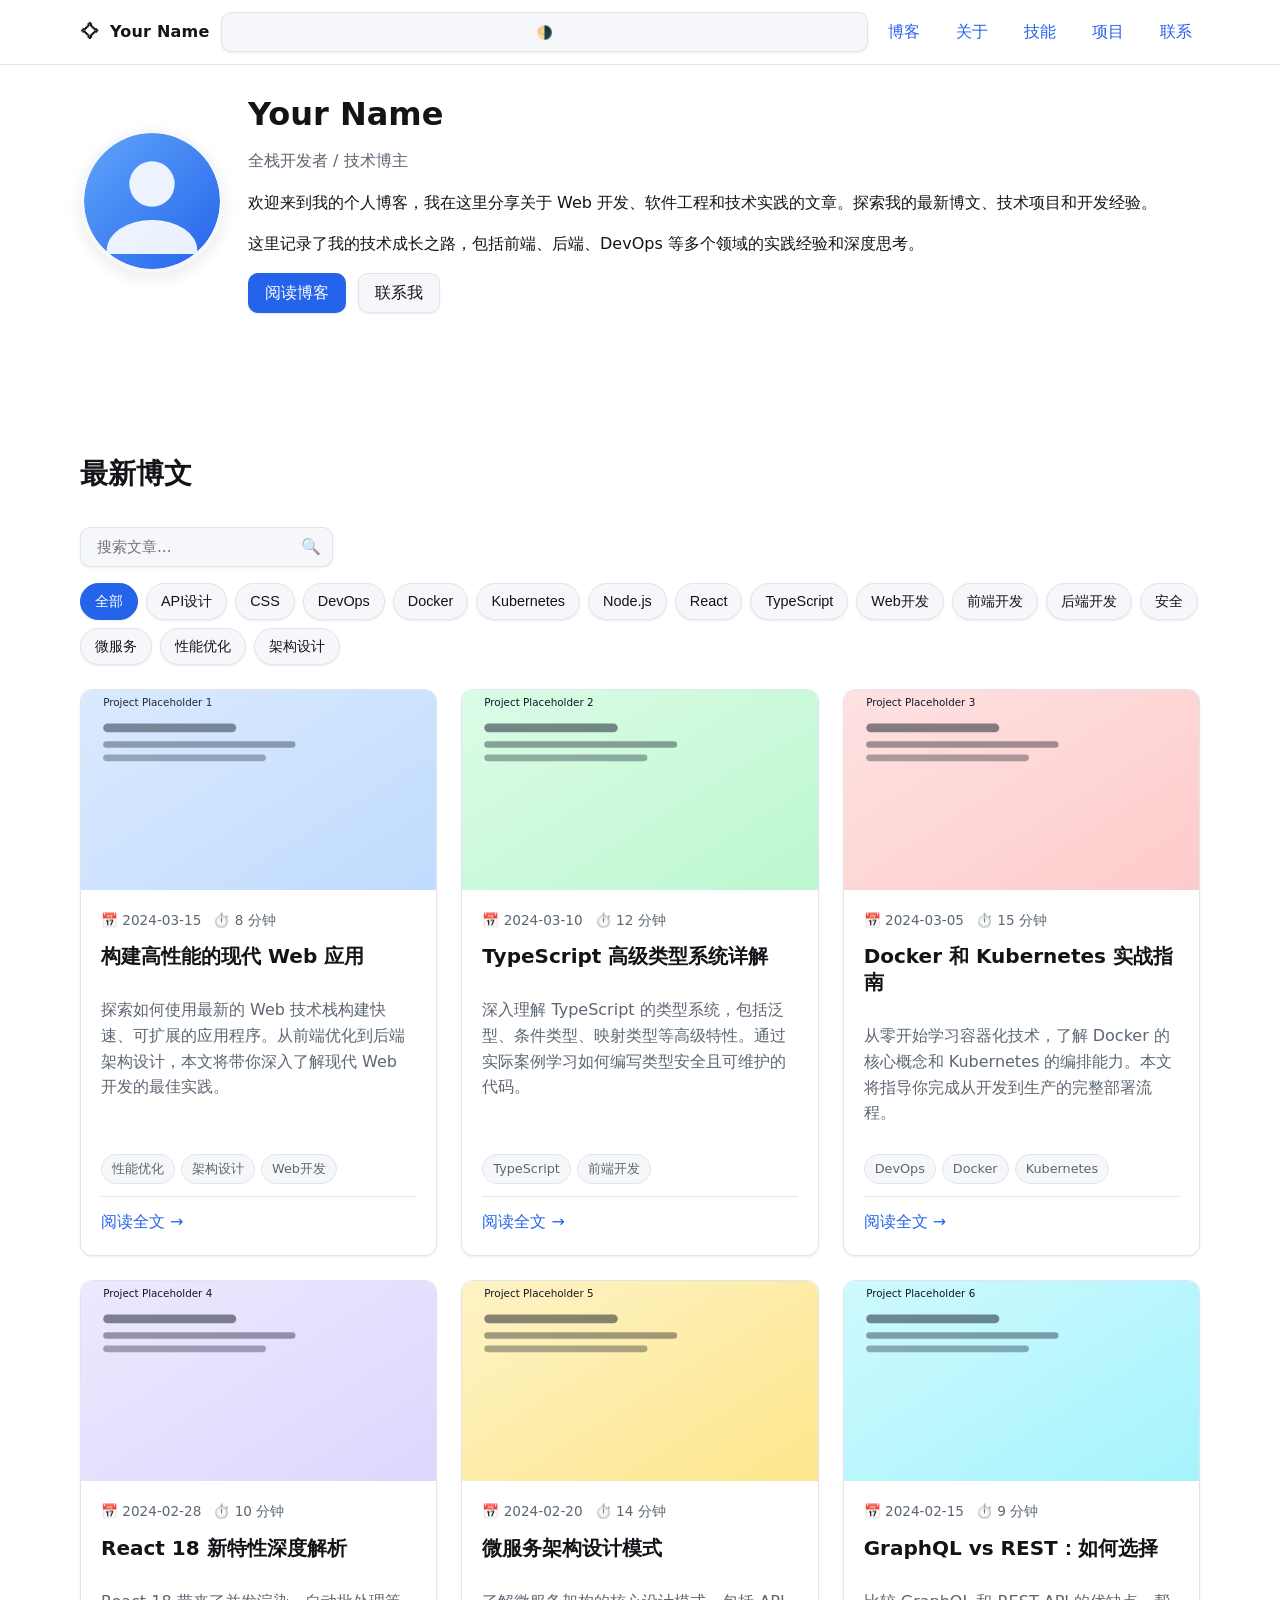
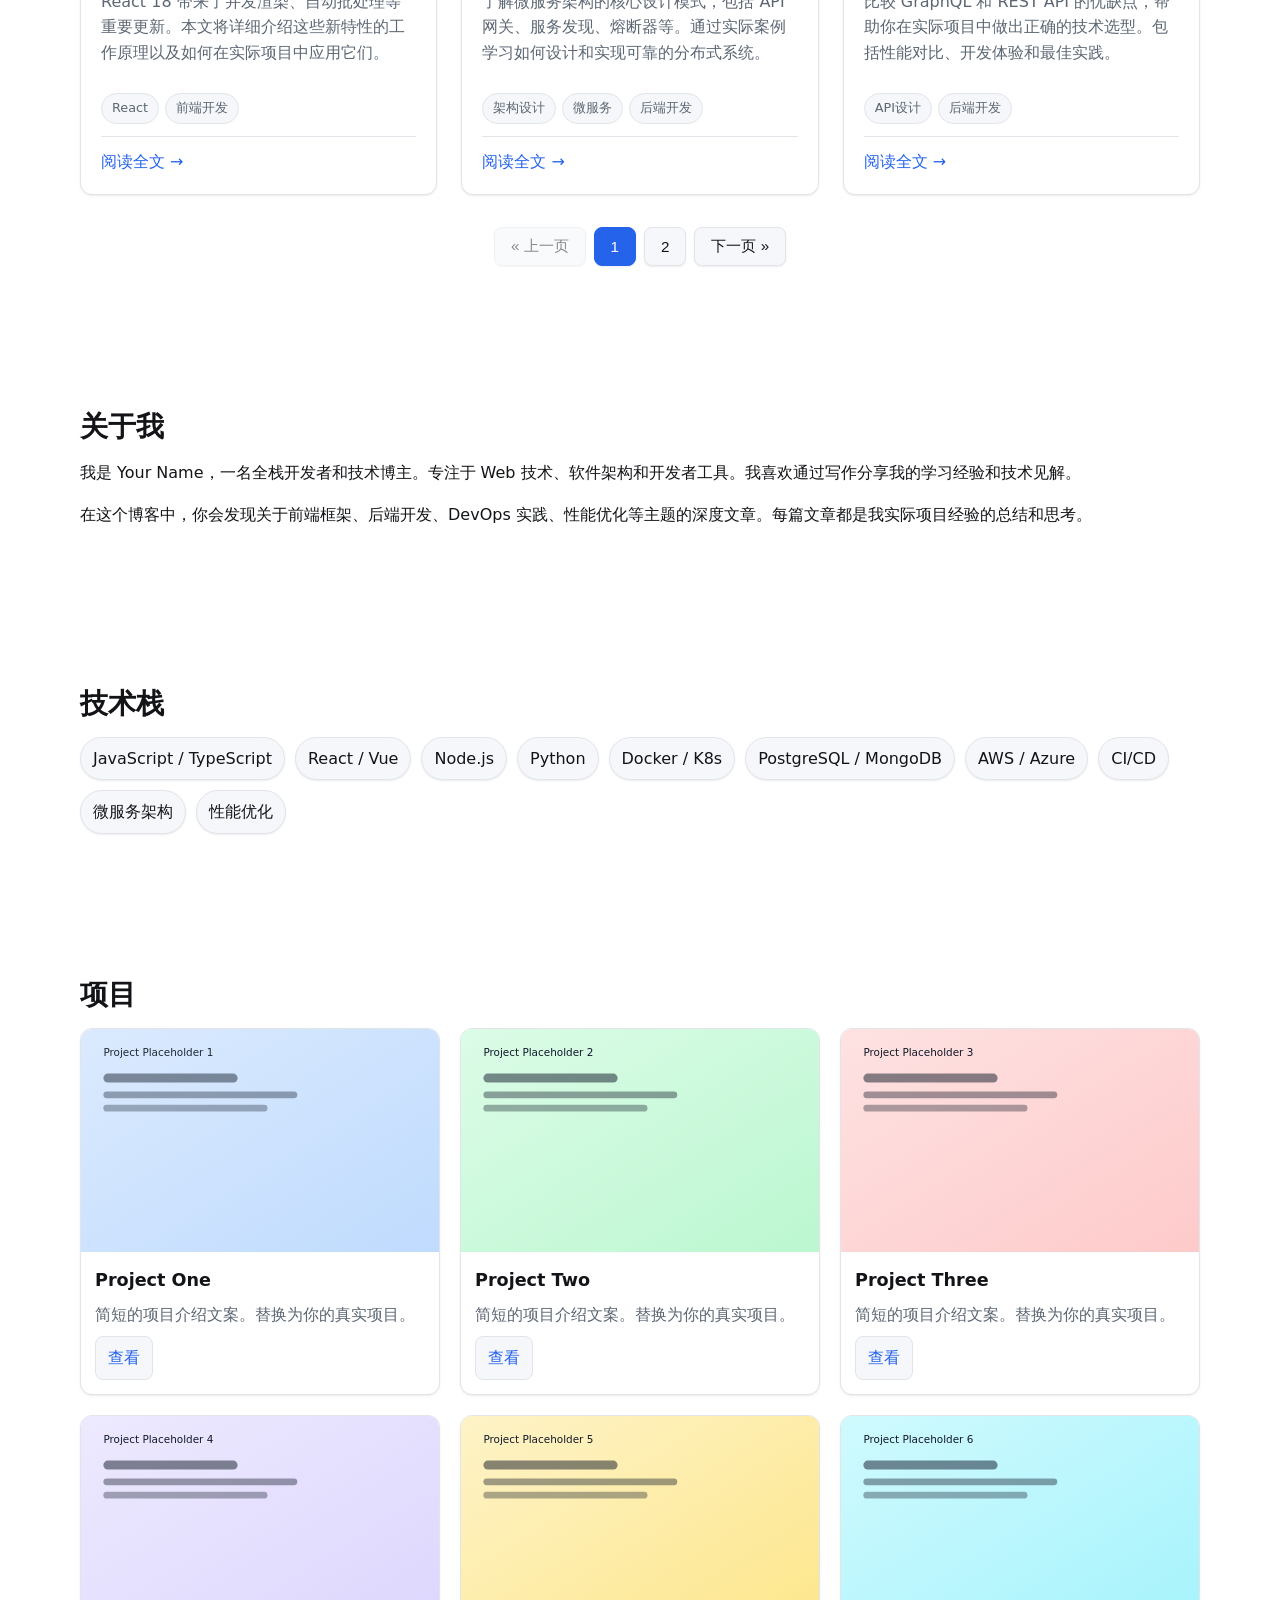
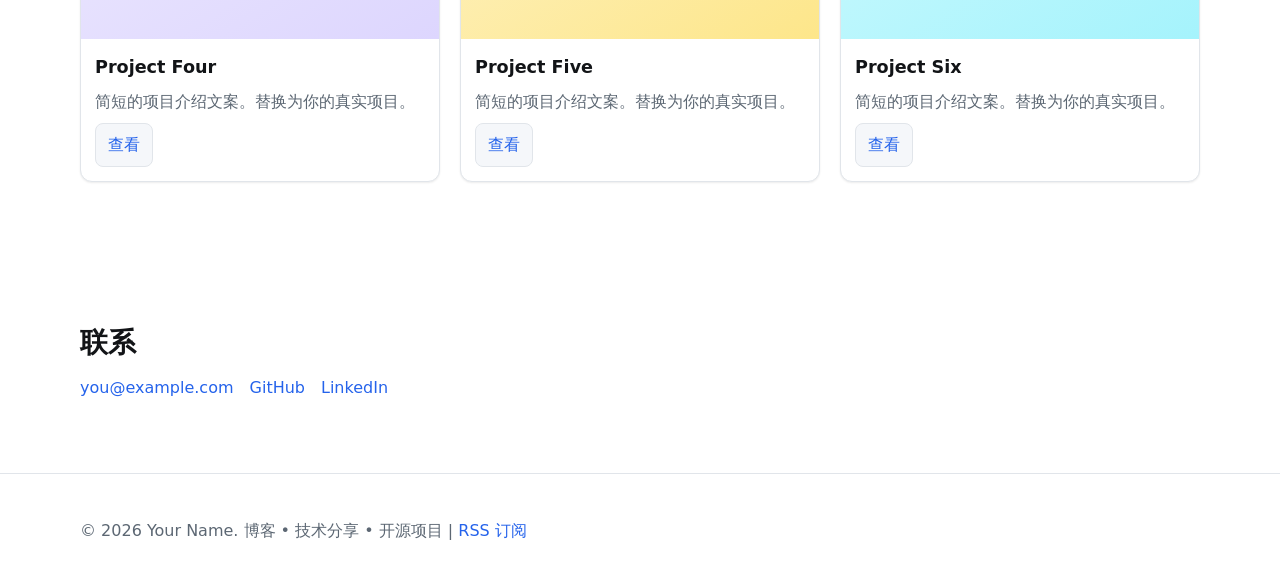
<file: index.html>
<!doctype html>
<html lang="zh-CN" data-theme="system">
<head>
  <meta charset="utf-8">
  <meta name="viewport" content="width=device-width, initial-scale=1">
  <title>Your Name — 博客 & 开发者</title>
  <meta name="description" content="Your Name 的个人博客，分享技术文章、开发经验和项目实践。">
  <link rel="canonical" href="https://asaiw.github.io/">
  <link rel="alternate" type="application/rss+xml" title="博客订阅" href="/feed.xml">

  <!-- Open Graph -->
  <meta property="og:type" content="website">
  <meta property="og:title" content="Your Name — 博客 & 开发者">
  <meta property="og:description" content="分享技术文章、开发经验和项目实践">
  <meta property="og:url" content="https://asaiw.github.io/">
  <meta property="og:image" content="assets/og-image.png">

  <!-- Twitter Card -->
  <meta name="twitter:card" content="summary_large_image">
  <meta name="twitter:title" content="Your Name — 博客 & 开发者">
  <meta name="twitter:description" content="分享技术文章、开发经验和项目实践">
  <meta name="twitter:image" content="assets/og-image.png">

  <!-- Icons -->
  <link rel="icon" href="assets/favicon.svg" type="image/svg+xml">
  <link rel="alternate icon" href="/favicon.ico" type="image/x-icon">

  <link rel="stylesheet" href="styles.css">
</head>
<body>
  <a class="skip-link" href="#main-content">跳到主内容</a>

  <header class="site-header" role="banner">
    <div class="container header-inner">
      <a class="site-brand" href="#hero" aria-label="Go to home">
        <span class="logo" aria-hidden="true">⟡</span>
        <span class="brand-text">Your Name</span>
      </a>

      <button id="theme-toggle" class="icon-button" aria-label="Toggle color theme" aria-pressed="false" title="切换主题">
        <span class="icon" aria-hidden="true">🌗</span>
      </button>

      <button id="nav-toggle" class="icon-button nav-toggle" aria-label="Toggle navigation" aria-controls="primary-nav" aria-expanded="false">
        <span class="icon" aria-hidden="true">☰</span>
      </button>

      <nav id="primary-nav" class="site-nav" aria-label="Primary">
        <ul>
          <li><a href="#blog">博客</a></li>
          <li><a href="#about">关于</a></li>
          <li><a href="#skills">技能</a></li>
          <li><a href="#projects">项目</a></li>
          <li><a href="#contact">联系</a></li>
        </ul>
      </nav>
    </div>
  </header>

  <main id="main-content" tabindex="-1">
    <!-- Hero -->
    <section id="hero" class="section hero reveal" aria-labelledby="hero-title">
      <div class="container hero-inner">
        <img class="avatar" src="assets/avatar-placeholder.svg" alt="Your Name avatar placeholder" width="144" height="144" loading="eager" decoding="async">
        <div class="hero-text">
          <h1 id="hero-title">Your Name</h1>
          <p class="tagline">全栈开发者 / 技术博主</p>
          <p>欢迎来到我的个人博客，我在这里分享关于 Web 开发、软件工程和技术实践的文章。探索我的最新博文、技术项目和开发经验。</p>
          <p>这里记录了我的技术成长之路，包括前端、后端、DevOps 等多个领域的实践经验和深度思考。</p>
          <div class="hero-cta">
            <a class="button primary" href="#blog">阅读博客</a>
            <a class="button" href="#contact">联系我</a>
          </div>
        </div>
      </div>
    </section>

    <!-- Blog -->
    <section id="blog" class="section reveal" aria-labelledby="blog-title">
      <div class="container">
        <div class="section-header">
          <h2 id="blog-title">最新博文</h2>
          <div class="blog-controls">
            <div class="search-box">
              <input type="search" id="blog-search" placeholder="搜索文章..." aria-label="搜索博客文章">
              <span class="search-icon" aria-hidden="true">🔍</span>
            </div>
            <div class="filter-tags" id="filter-tags">
              <button class="tag-filter active" data-tag="all">全部</button>
            </div>
          </div>
        </div>
        <div id="blog-posts" class="blog-grid">
          <!-- Blog posts will be dynamically inserted here by JavaScript -->
        </div>
        <div id="blog-pagination" class="pagination">
          <!-- Pagination will be dynamically inserted here -->
        </div>
      </div>
    </section>

    <!-- About -->
    <section id="about" class="section reveal" aria-labelledby="about-title">
      <div class="container">
        <h2 id="about-title">关于我</h2>
        <p>我是 Your Name，一名全栈开发者和技术博主。专注于 Web 技术、软件架构和开发者工具。我喜欢通过写作分享我的学习经验和技术见解。</p>
        <p>在这个博客中，你会发现关于前端框架、后端开发、DevOps 实践、性能优化等主题的深度文章。每篇文章都是我实际项目经验的总结和思考。</p>
      </div>
    </section>

    <!-- Skills -->
    <section id="skills" class="section reveal" aria-labelledby="skills-title">
      <div class="container">
        <h2 id="skills-title">技术栈</h2>
        <ul class="badge-list" role="list">
          <li class="badge">JavaScript / TypeScript</li>
          <li class="badge">React / Vue</li>
          <li class="badge">Node.js</li>
          <li class="badge">Python</li>
          <li class="badge">Docker / K8s</li>
          <li class="badge">PostgreSQL / MongoDB</li>
          <li class="badge">AWS / Azure</li>
          <li class="badge">CI/CD</li>
          <li class="badge">微服务架构</li>
          <li class="badge">性能优化</li>
        </ul>
      </div>
    </section>

    <!-- Projects -->
    <section id="projects" class="section reveal" aria-labelledby="projects-title">
      <div class="container">
        <h2 id="projects-title">项目</h2>
        <div class="projects-grid">
          <article class="card" aria-labelledby="proj1-title">
            <a href="#" class="card-media" aria-label="Project 1 placeholder">
              <img src="assets/project-placeholder-1.svg" alt="Project cover placeholder 1" width="480" height="300" loading="lazy" decoding="async">
            </a>
            <div class="card-body">
              <h3 id="proj1-title">Project One</h3>
              <p>简短的项目介绍文案。替换为你的真实项目。</p>
              <a class="card-link" href="#" aria-label="Open Project One (placeholder)">查看</a>
            </div>
          </article>
          <article class="card" aria-labelledby="proj2-title">
            <a href="#" class="card-media" aria-label="Project 2 placeholder">
              <img src="assets/project-placeholder-2.svg" alt="Project cover placeholder 2" width="480" height="300" loading="lazy" decoding="async">
            </a>
            <div class="card-body">
              <h3 id="proj2-title">Project Two</h3>
              <p>简短的项目介绍文案。替换为你的真实项目。</p>
              <a class="card-link" href="#" aria-label="Open Project Two (placeholder)">查看</a>
            </div>
          </article>
          <article class="card" aria-labelledby="proj3-title">
            <a href="#" class="card-media" aria-label="Project 3 placeholder">
              <img src="assets/project-placeholder-3.svg" alt="Project cover placeholder 3" width="480" height="300" loading="lazy" decoding="async">
            </a>
            <div class="card-body">
              <h3 id="proj3-title">Project Three</h3>
              <p>简短的项目介绍文案。替换为你的真实项目。</p>
              <a class="card-link" href="#" aria-label="Open Project Three (placeholder)">查看</a>
            </div>
          </article>
          <article class="card" aria-labelledby="proj4-title">
            <a href="#" class="card-media" aria-label="Project 4 placeholder">
              <img src="assets/project-placeholder-4.svg" alt="Project cover placeholder 4" width="480" height="300" loading="lazy" decoding="async">
            </a>
            <div class="card-body">
              <h3 id="proj4-title">Project Four</h3>
              <p>简短的项目介绍文案。替换为你的真实项目。</p>
              <a class="card-link" href="#" aria-label="Open Project Four (placeholder)">查看</a>
            </div>
          </article>
          <article class="card" aria-labelledby="proj5-title">
            <a href="#" class="card-media" aria-label="Project 5 placeholder">
              <img src="assets/project-placeholder-5.svg" alt="Project cover placeholder 5" width="480" height="300" loading="lazy" decoding="async">
            </a>
            <div class="card-body">
              <h3 id="proj5-title">Project Five</h3>
              <p>简短的项目介绍文案。替换为你的真实项目。</p>
              <a class="card-link" href="#" aria-label="Open Project Five (placeholder)">查看</a>
            </div>
          </article>
          <article class="card" aria-labelledby="proj6-title">
            <a href="#" class="card-media" aria-label="Project 6 placeholder">
              <img src="assets/project-placeholder-6.svg" alt="Project cover placeholder 6" width="480" height="300" loading="lazy" decoding="async">
            </a>
            <div class="card-body">
              <h3 id="proj6-title">Project Six</h3>
              <p>简短的项目介绍文案。替换为你的真实项目。</p>
              <a class="card-link" href="#" aria-label="Open Project Six (placeholder)">查看</a>
            </div>
          </article>
        </div>
      </div>
    </section>

    <!-- Contact -->
    <section id="contact" class="section reveal" aria-labelledby="contact-title">
      <div class="container">
        <h2 id="contact-title">联系</h2>
        <ul class="contact-list">
          <li><a href="mailto:you@example.com">you@example.com</a></li>
          <li><a href="https://github.com/your" target="_blank" rel="noopener">GitHub</a></li>
          <li><a href="https://www.linkedin.com/in/your" target="_blank" rel="noopener">LinkedIn</a></li>
        </ul>
      </div>
    </section>
  </main>

  <footer class="site-footer" role="contentinfo">
    <div class="container">
      <p>© <span id="year"></span> Your Name. 博客 • 技术分享 • 开源项目 | <a href="/feed.xml" target="_blank">RSS 订阅</a></p>
    </div>
  </footer>

  <!-- Structured Data -->
  <script type="application/ld+json">
  {
    "@context": "https://schema.org",
    "@graph": [
      {
        "@type": "Person",
        "name": "Your Name",
        "url": "https://asaiw.github.io/",
        "image": "https://asaiw.github.io/assets/avatar-placeholder.svg",
        "email": "mailto:you@example.com",
        "jobTitle": "全栈开发者 / 技术博主",
        "sameAs": [
          "https://github.com/your",
          "https://www.linkedin.com/in/your"
        ]
      },
      {
        "@type": "WebSite",
        "name": "Your Name — Personal Site",
        "url": "https://asaiw.github.io/",
        "inLanguage": "zh-CN"
      }
    ]
  }
  </script>

  <script src="script.js" defer></script>
</body>
</html>
</file>
<file: styles.css>
/* System font stack for performance */
:root {
  --font-sans: system-ui, -apple-system, Segoe UI, Roboto, Helvetica, Arial, Noto Sans, "Apple Color Emoji", "Segoe UI Emoji", "Segoe UI Symbol";

  /* Color scheme (light) */
  --color-bg: #ffffff;
  --color-text: #121417;
  --color-muted: #5c6773;
  --color-surface: #f5f7fa;
  --color-border: #e1e5ea;
  --color-accent: #2563eb; /* blue-600 */
  --color-accent-contrast: #ffffff;
  --shadow-sm: 0 1px 2px rgba(0,0,0,0.08);
  --shadow-md: 0 6px 16px rgba(0,0,0,0.08);
  --radius: 12px;
  --container: 1120px;
  --focus: 2px solid #f59e0b; /* amber-500 */
  --transition: 220ms cubic-bezier(.2,.7,.1,1);
}

/* Dark theme variables */
[data-theme="dark"],
:root[data-theme="system-dark"] {
  --color-bg: #0b0f14;
  --color-text: #e6edf3;
  --color-muted: #aab8c5;
  --color-surface: #111827;
  --color-border: #243244;
  --color-accent: #60a5fa; /* blue-400 */
  --color-accent-contrast: #0b0f14;
  --shadow-sm: 0 1px 2px rgba(0,0,0,0.4);
  --shadow-md: 0 8px 24px rgba(0,0,0,0.4);
  --focus: 2px solid #f59e0b;
}

/* Respect system preference initially when data-theme=system */
@media (prefers-color-scheme: dark) {
  :root[data-theme="system"] {
    --color-bg: #0b0f14;
    --color-text: #e6edf3;
    --color-muted: #aab8c5;
    --color-surface: #111827;
    --color-border: #243244;
    --color-accent: #60a5fa;
    --color-accent-contrast: #0b0f14;
    --shadow-sm: 0 1px 2px rgba(0,0,0,0.4);
    --shadow-md: 0 8px 24px rgba(0,0,0,0.4);
    --focus: 2px solid #f59e0b;
  }
}

/* Base reset */
* { box-sizing: border-box; }
html {
  scroll-behavior: smooth;
}
@media (prefers-reduced-motion: reduce) {
  html { scroll-behavior: auto; }
  * { animation: none !important; transition: none !important; }
}
body {
  margin: 0;
  font-family: var(--font-sans);
  color: var(--color-text);
  background: var(--color-bg);
  line-height: 1.6;
}
img { max-width: 100%; height: auto; display: block; }
a { color: var(--color-accent); text-decoration: none; }
a:hover, a:focus { text-decoration: underline; }

/* Skip link */
.skip-link {
  position: absolute;
  top: -40px;
  left: 0;
  background: var(--color-accent);
  color: var(--color-accent-contrast);
  padding: 8px 12px;
  border-radius: 0 0 6px 0;
  outline: none;
}
.skip-link:focus { top: 0; transition: top var(--transition); }

/* Containers */
.container { width: min(100% - 32px, var(--container)); margin-inline: auto; }
.section { padding: 72px 0; }
.section h2 { font-size: 1.75rem; line-height: 1.2; margin: 0 0 16px; }

/* Header */
.site-header {
  position: sticky; top: 0; z-index: 1000;
  background: var(--color-bg);
  border-bottom: 1px solid var(--color-border);
  backdrop-filter: saturate(180%) blur(8px);
}
.header-inner { display: grid; grid-template-columns: auto 1fr auto; align-items: center; gap: 12px; min-height: 64px; }
.site-brand { display: inline-flex; align-items: center; gap: 10px; font-weight: 700; color: inherit; }
.site-brand .logo { font-size: 20px; }
.brand-text { letter-spacing: .2px; }

/* Nav */
.site-nav ul { list-style: none; display: flex; gap: 20px; padding: 0; margin: 0; }
.site-nav a { padding: 10px 8px; border-radius: 8px; }
.site-nav a:focus-visible { outline: var(--focus); outline-offset: 2px; }

.icon-button { appearance: none; display: inline-flex; align-items: center; justify-content: center; gap: 8px; height: 40px; padding: 0 10px; border-radius: 10px; border: 1px solid var(--color-border); background: var(--color-surface); color: inherit; box-shadow: var(--shadow-sm); cursor: pointer; }
.icon-button:hover, .icon-button:focus-visible { border-color: var(--color-accent); }
.nav-toggle { display: none; }

/* Hero */
.hero { padding-top: 24px; }
.hero-inner { display: grid; grid-template-columns: 144px 1fr; gap: 24px; align-items: center; }
.avatar { border-radius: 50%; box-shadow: var(--shadow-md); border: 4px solid var(--color-surface); background: var(--color-surface); }
.hero-text h1 { font-size: 2rem; margin: 0 0 8px; }
.tagline { color: var(--color-muted); margin: 0 0 16px; }
.hero-cta { display: flex; gap: 12px; flex-wrap: wrap; margin-top: 10px; }
.button { display: inline-flex; align-items: center; justify-content: center; height: 40px; padding: 0 16px; border-radius: 10px; border: 1px solid var(--color-border); background: var(--color-surface); color: inherit; box-shadow: var(--shadow-sm); }
.button.primary { background: var(--color-accent); color: var(--color-accent-contrast); border-color: transparent; }
.button:focus-visible { outline: var(--focus); outline-offset: 2px; }

/* Badges */
.badge-list { display: flex; flex-wrap: wrap; gap: 10px; padding: 0; margin: 12px 0 0; }
.badge { list-style: none; background: var(--color-surface); color: inherit; border: 1px solid var(--color-border); padding: 8px 12px; border-radius: 999px; box-shadow: var(--shadow-sm); }

/* Cards Grid */
.projects-grid { display: grid; grid-template-columns: repeat(3, 1fr); gap: 20px; margin-top: 12px; }
.card { display: flex; flex-direction: column; background: var(--color-bg); border: 1px solid var(--color-border); border-radius: var(--radius); overflow: hidden; box-shadow: var(--shadow-sm); }
.card-media img { display: block; width: 100%; height: auto; aspect-ratio: 16/10; object-fit: cover; background: var(--color-surface); }
.card-body { padding: 14px; display: grid; gap: 8px; }
.card h3 { margin: 0; font-size: 1.1rem; }
.card p { margin: 0; color: var(--color-muted); }
.card-link { justify-self: start; padding: 8px 12px; border-radius: 8px; border: 1px solid var(--color-border); background: var(--color-surface); }
.card-link:hover { border-color: var(--color-accent); }

/* Contact */
.contact-list { display: flex; gap: 16px; flex-wrap: wrap; padding: 0; margin: 12px 0 0; }
.contact-list li { list-style: none; }

/* Footer */
.site-footer { border-top: 1px solid var(--color-border); padding: 28px 0; color: var(--color-muted); }

/* Responsive */
@media (max-width: 900px) {
  .projects-grid { grid-template-columns: repeat(2, 1fr); }
  .hero-inner { grid-template-columns: 96px 1fr; }
  .blog-grid { grid-template-columns: repeat(auto-fill, minmax(280px, 1fr)); }
  .section-header { flex-direction: column; align-items: stretch; }
}
@media (max-width: 640px) {
  .header-inner { grid-template-columns: auto 1fr auto; }
  .site-nav { position: fixed; inset: 64px 12px auto; background: var(--color-bg); border: 1px solid var(--color-border); border-radius: 12px; box-shadow: var(--shadow-md); padding: 8px; display: none; }
  .site-nav.open { display: block; }
  .site-nav ul { flex-direction: column; }
  .nav-toggle { display: inline-flex; }
  .projects-grid { grid-template-columns: 1fr; }
  .blog-grid { grid-template-columns: 1fr; }
  .hero-inner { grid-template-columns: 1fr; justify-items: center; text-align: center; }
  .search-box input { min-width: 100%; }
  .blog-controls { width: 100%; }
}

/* Focus styles */
:focus-visible { outline: var(--focus); outline-offset: 2px; }

/* Section offset for sticky header */
:target { scroll-margin-top: 84px; }

/* Blog Section Styles */
.section-header {
  display: flex;
  justify-content: space-between;
  align-items: flex-start;
  gap: 20px;
  flex-wrap: wrap;
  margin-bottom: 24px;
}

.blog-controls {
  display: flex;
  gap: 16px;
  flex-wrap: wrap;
  align-items: center;
}

.search-box {
  position: relative;
  display: inline-flex;
  align-items: center;
}

.search-box input {
  padding: 10px 40px 10px 16px;
  border: 1px solid var(--color-border);
  border-radius: 10px;
  background: var(--color-surface);
  color: var(--color-text);
  font-family: inherit;
  font-size: 0.95rem;
  min-width: 240px;
  box-shadow: var(--shadow-sm);
}

.search-box input:focus {
  outline: var(--focus);
  outline-offset: 2px;
  border-color: var(--color-accent);
}

.search-icon {
  position: absolute;
  right: 12px;
  pointer-events: none;
  opacity: 0.6;
}

.filter-tags {
  display: flex;
  gap: 8px;
  flex-wrap: wrap;
}

.tag-filter {
  appearance: none;
  padding: 8px 14px;
  border: 1px solid var(--color-border);
  border-radius: 999px;
  background: var(--color-surface);
  color: var(--color-text);
  cursor: pointer;
  font-size: 0.9rem;
  transition: all var(--transition);
  box-shadow: var(--shadow-sm);
}

.tag-filter:hover {
  border-color: var(--color-accent);
  background: var(--color-accent);
  color: var(--color-accent-contrast);
}

.tag-filter.active {
  background: var(--color-accent);
  color: var(--color-accent-contrast);
  border-color: var(--color-accent);
}

/* Blog Grid */
.blog-grid {
  display: grid;
  grid-template-columns: repeat(auto-fill, minmax(320px, 1fr));
  gap: 24px;
  margin-bottom: 32px;
}

.blog-card {
  display: flex;
  flex-direction: column;
  background: var(--color-bg);
  border: 1px solid var(--color-border);
  border-radius: var(--radius);
  overflow: hidden;
  box-shadow: var(--shadow-sm);
  transition: all var(--transition);
}

.blog-card:hover {
  box-shadow: var(--shadow-md);
  transform: translateY(-2px);
}

.blog-card-image {
  width: 100%;
  height: 200px;
  object-fit: cover;
  background: var(--color-surface);
}

.blog-card-body {
  padding: 20px;
  display: flex;
  flex-direction: column;
  gap: 12px;
  flex: 1;
}

.blog-card-meta {
  display: flex;
  gap: 12px;
  flex-wrap: wrap;
  font-size: 0.85rem;
  color: var(--color-muted);
}

.blog-card-date {
  display: flex;
  align-items: center;
  gap: 4px;
}

.blog-card-reading-time {
  display: flex;
  align-items: center;
  gap: 4px;
}

.blog-card h3 {
  margin: 0;
  font-size: 1.25rem;
  line-height: 1.3;
}

.blog-card h3 a {
  color: inherit;
  text-decoration: none;
}

.blog-card h3 a:hover {
  color: var(--color-accent);
  text-decoration: underline;
}

.blog-card-excerpt {
  color: var(--color-muted);
  line-height: 1.6;
  flex: 1;
}

.blog-card-tags {
  display: flex;
  flex-wrap: wrap;
  gap: 6px;
  margin-top: auto;
}

.blog-tag {
  display: inline-block;
  padding: 4px 10px;
  background: var(--color-surface);
  border: 1px solid var(--color-border);
  border-radius: 999px;
  font-size: 0.8rem;
  color: var(--color-muted);
}

.blog-card-footer {
  display: flex;
  justify-content: space-between;
  align-items: center;
  padding-top: 12px;
  border-top: 1px solid var(--color-border);
}

.read-more {
  color: var(--color-accent);
  font-weight: 500;
  text-decoration: none;
  display: inline-flex;
  align-items: center;
  gap: 4px;
}

.read-more:hover {
  text-decoration: underline;
}

/* Pagination */
.pagination {
  display: flex;
  justify-content: center;
  gap: 8px;
  margin-top: 32px;
}

.pagination button {
  appearance: none;
  padding: 8px 16px;
  border: 1px solid var(--color-border);
  border-radius: 8px;
  background: var(--color-surface);
  color: var(--color-text);
  cursor: pointer;
  font-size: 0.95rem;
  transition: all var(--transition);
  box-shadow: var(--shadow-sm);
}

.pagination button:hover:not(:disabled) {
  border-color: var(--color-accent);
  background: var(--color-accent);
  color: var(--color-accent-contrast);
}

.pagination button:disabled {
  opacity: 0.5;
  cursor: not-allowed;
}

.pagination button.active {
  background: var(--color-accent);
  color: var(--color-accent-contrast);
  border-color: var(--color-accent);
}

/* Empty state */
.blog-empty {
  text-align: center;
  padding: 60px 20px;
  color: var(--color-muted);
}

.blog-empty-icon {
  font-size: 48px;
  margin-bottom: 16px;
  opacity: 0.5;
}

/* Section offset for sticky header */
:target { scroll-margin-top: 84px; }

/* Reveal animation */
.reveal { opacity: 0; transform: translateY(12px); transition: opacity var(--transition), transform var(--transition); }
.reveal.in-view { opacity: 1; transform: translateY(0); }
</file>
